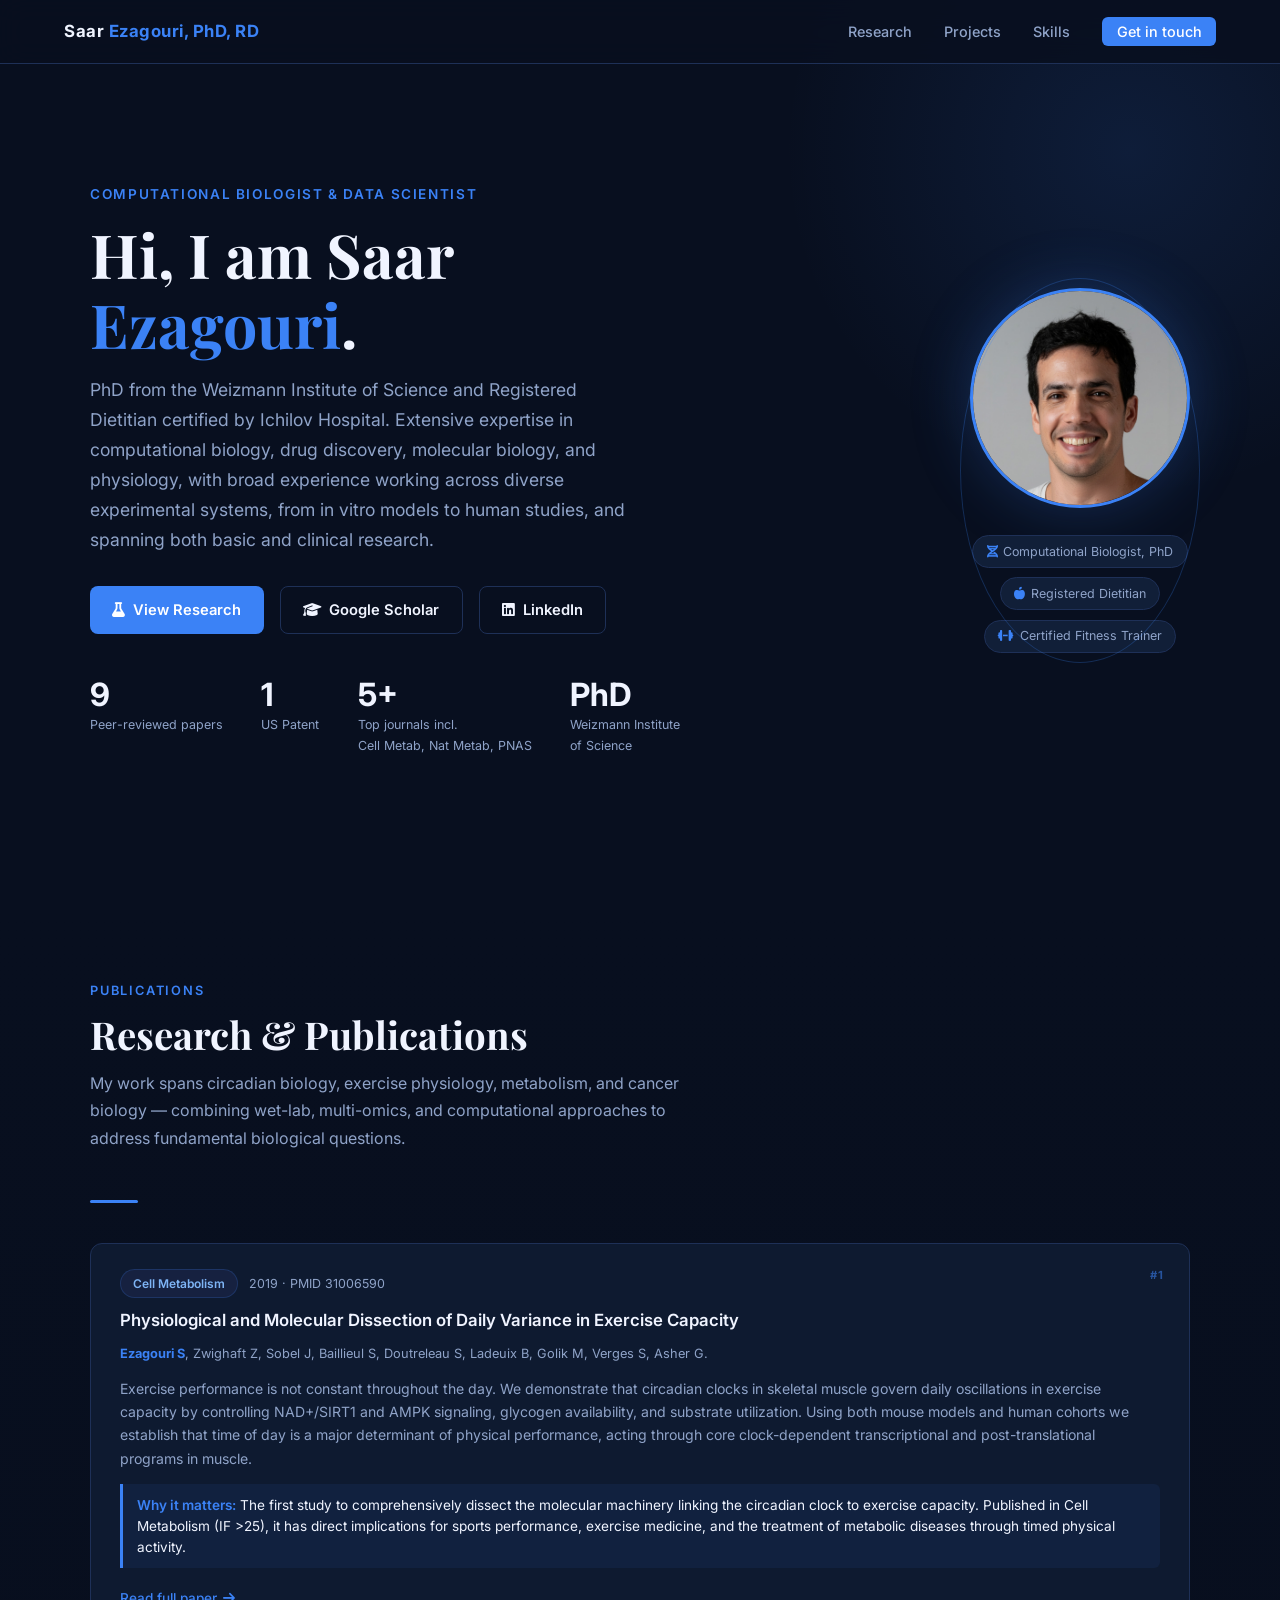
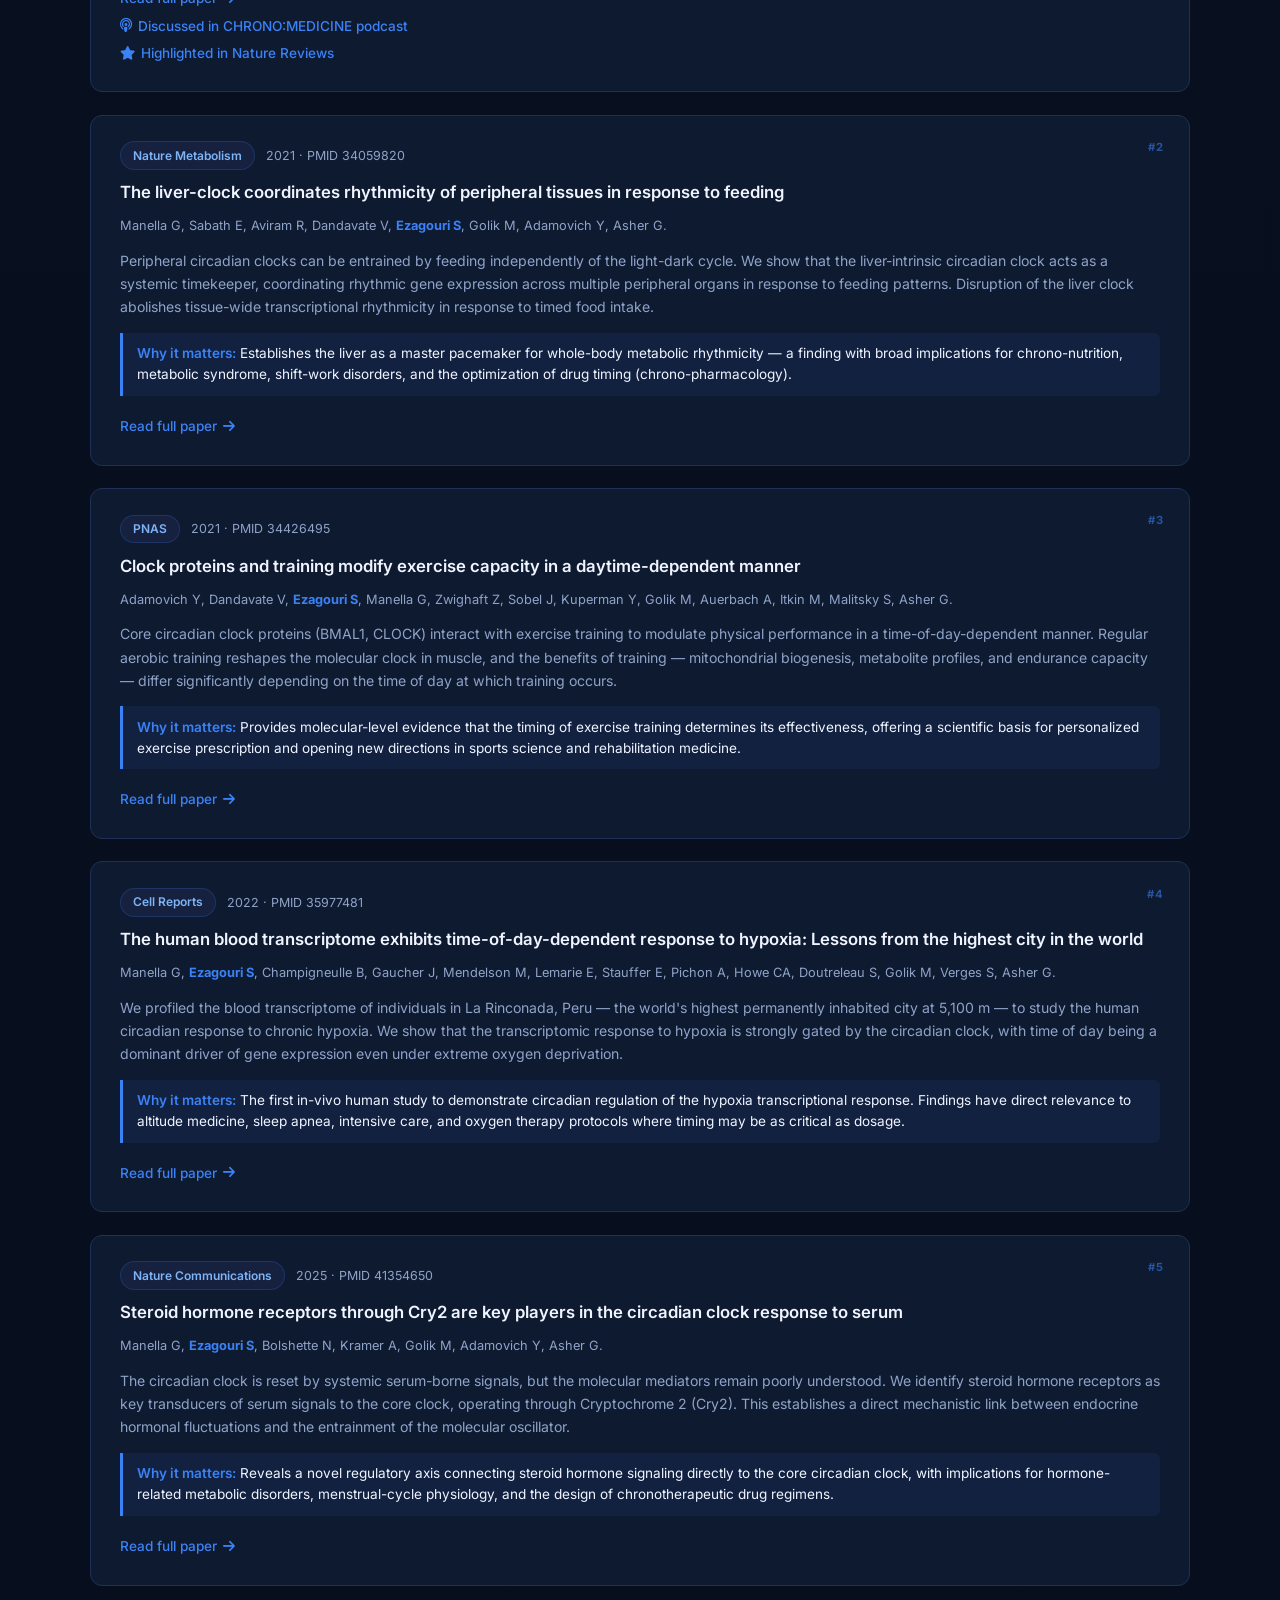
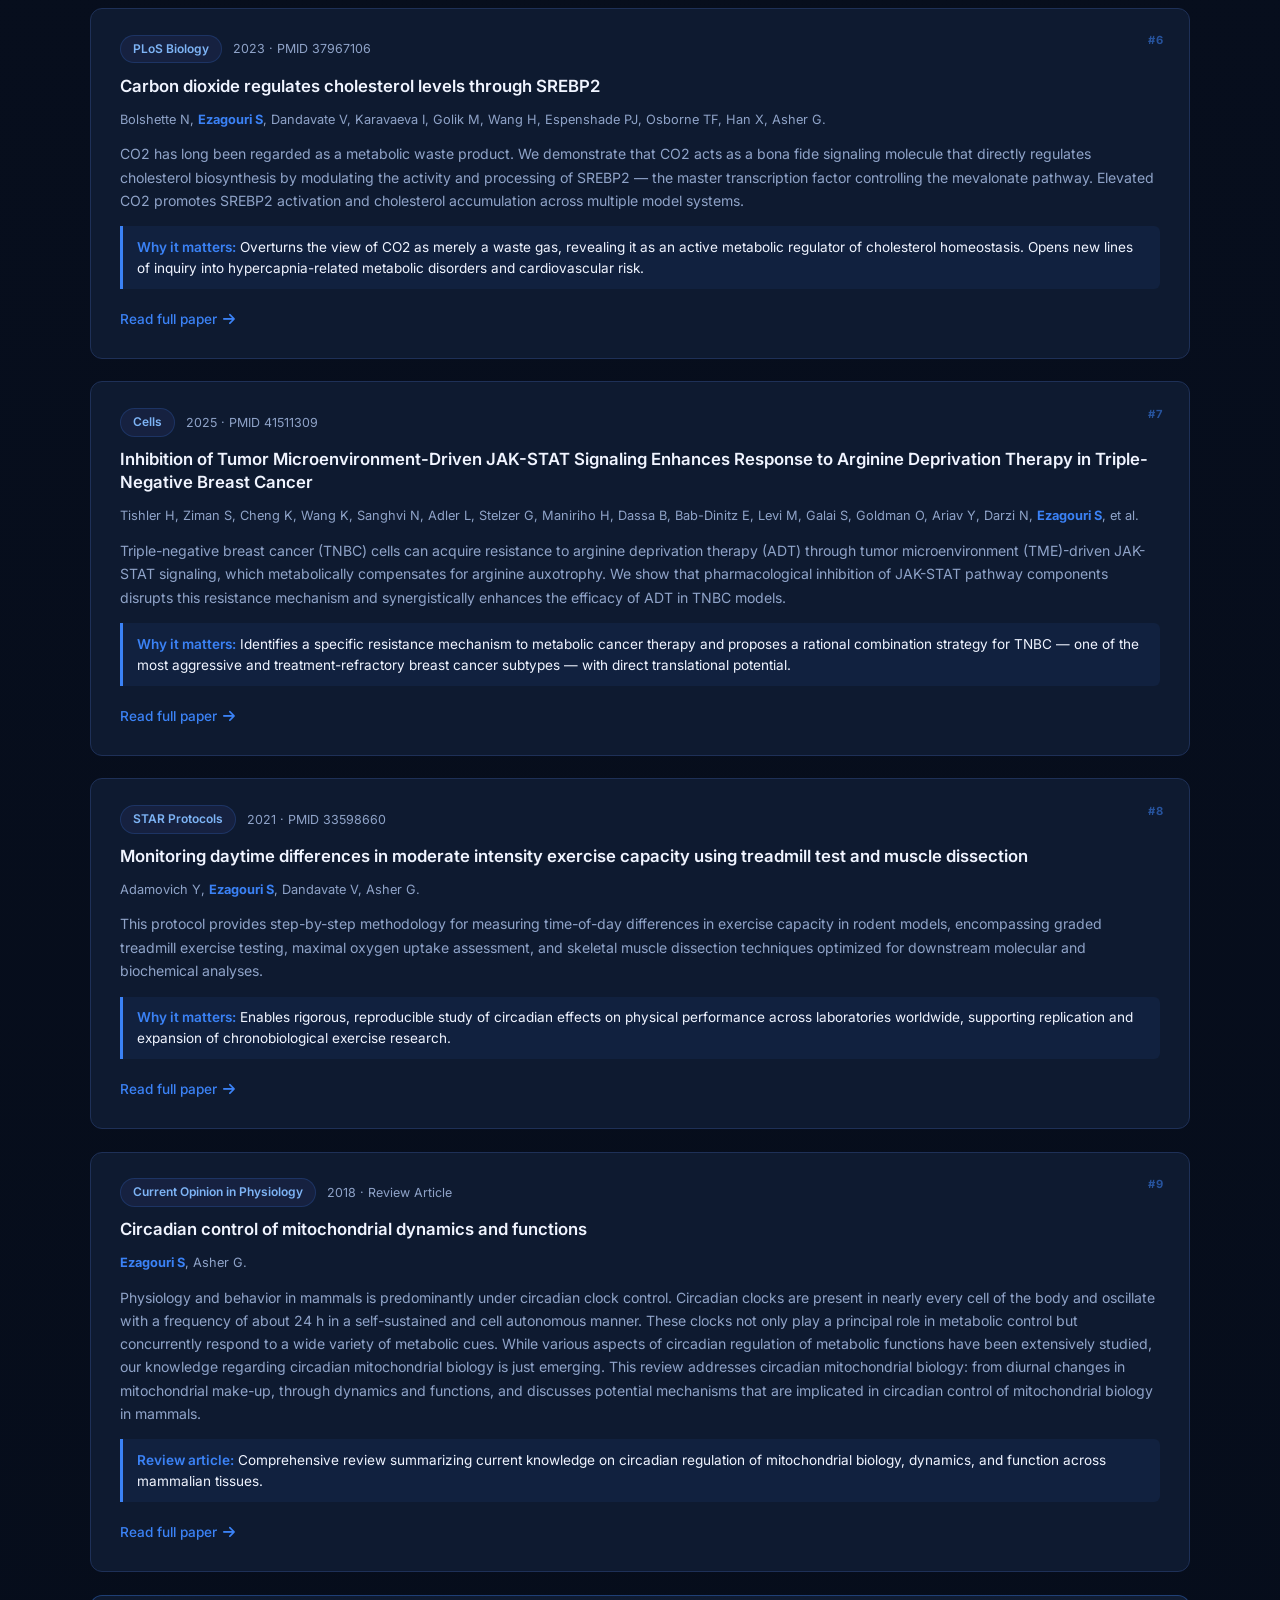
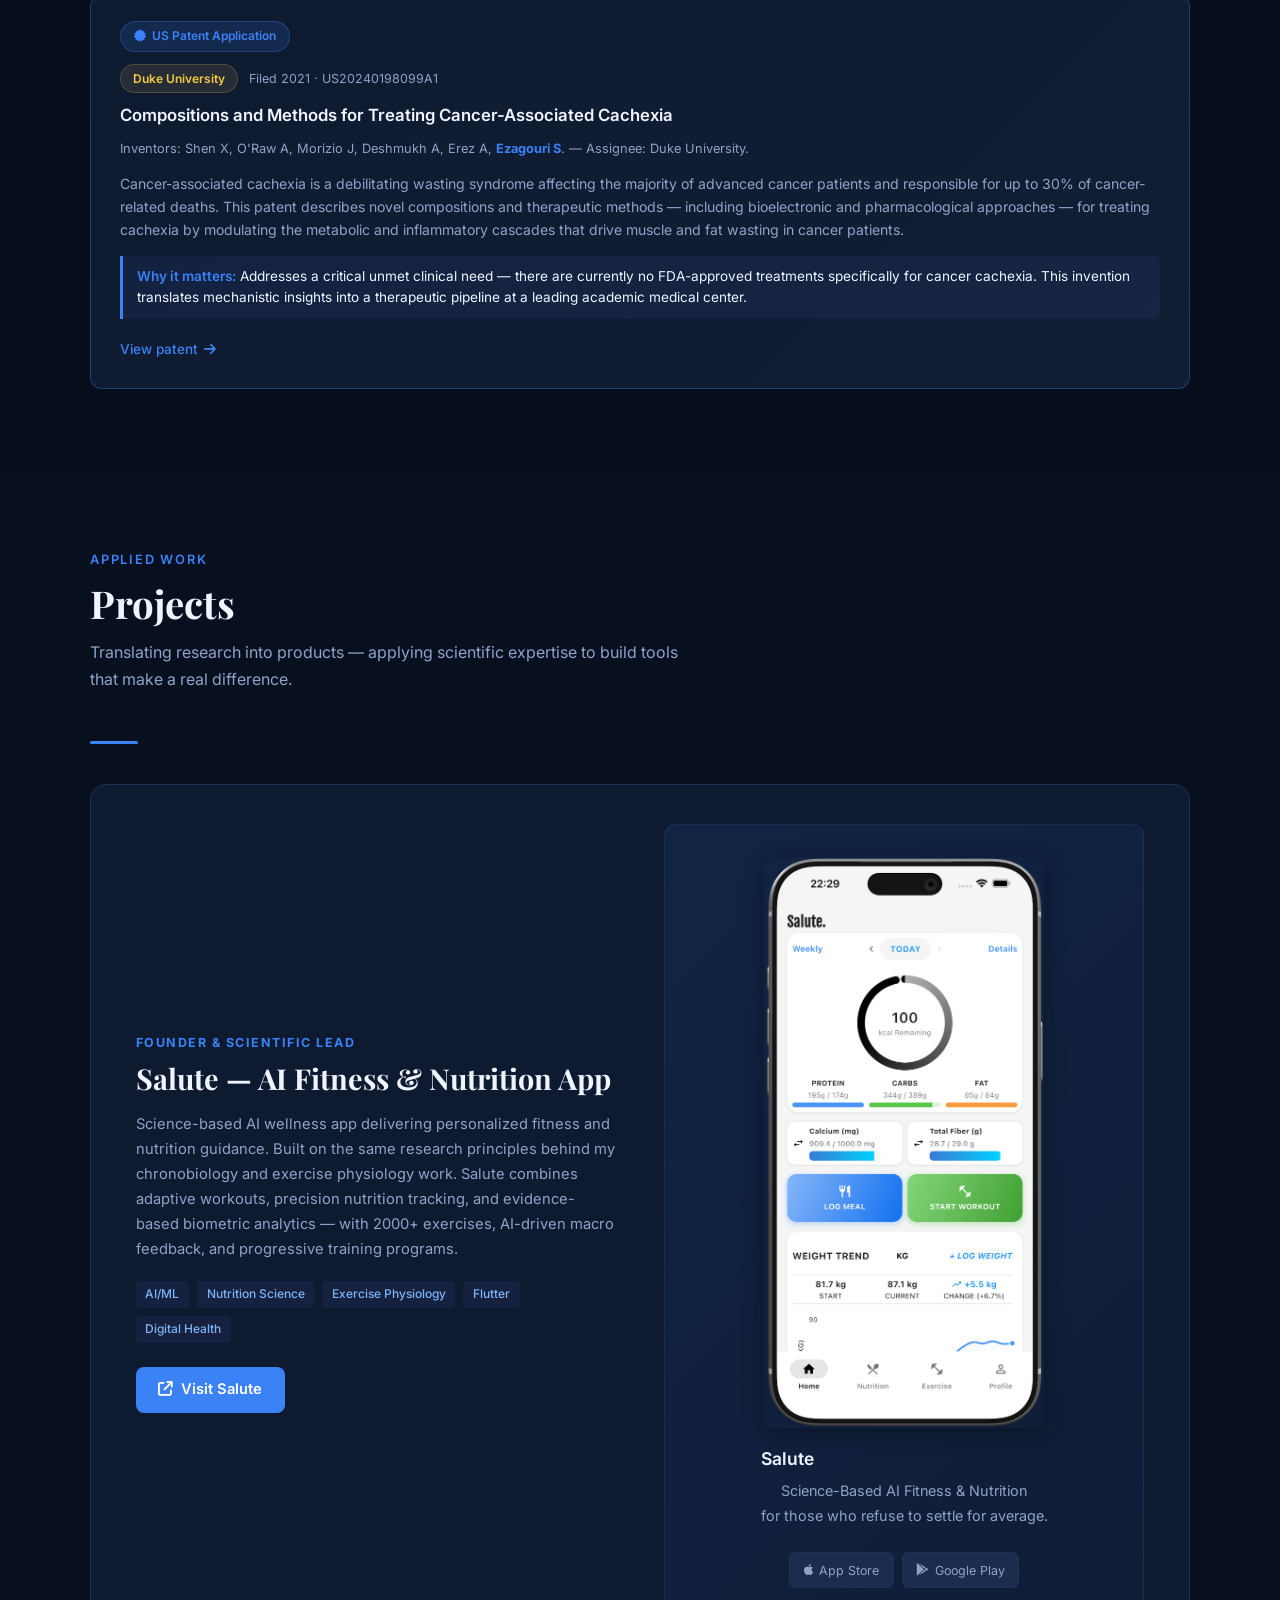
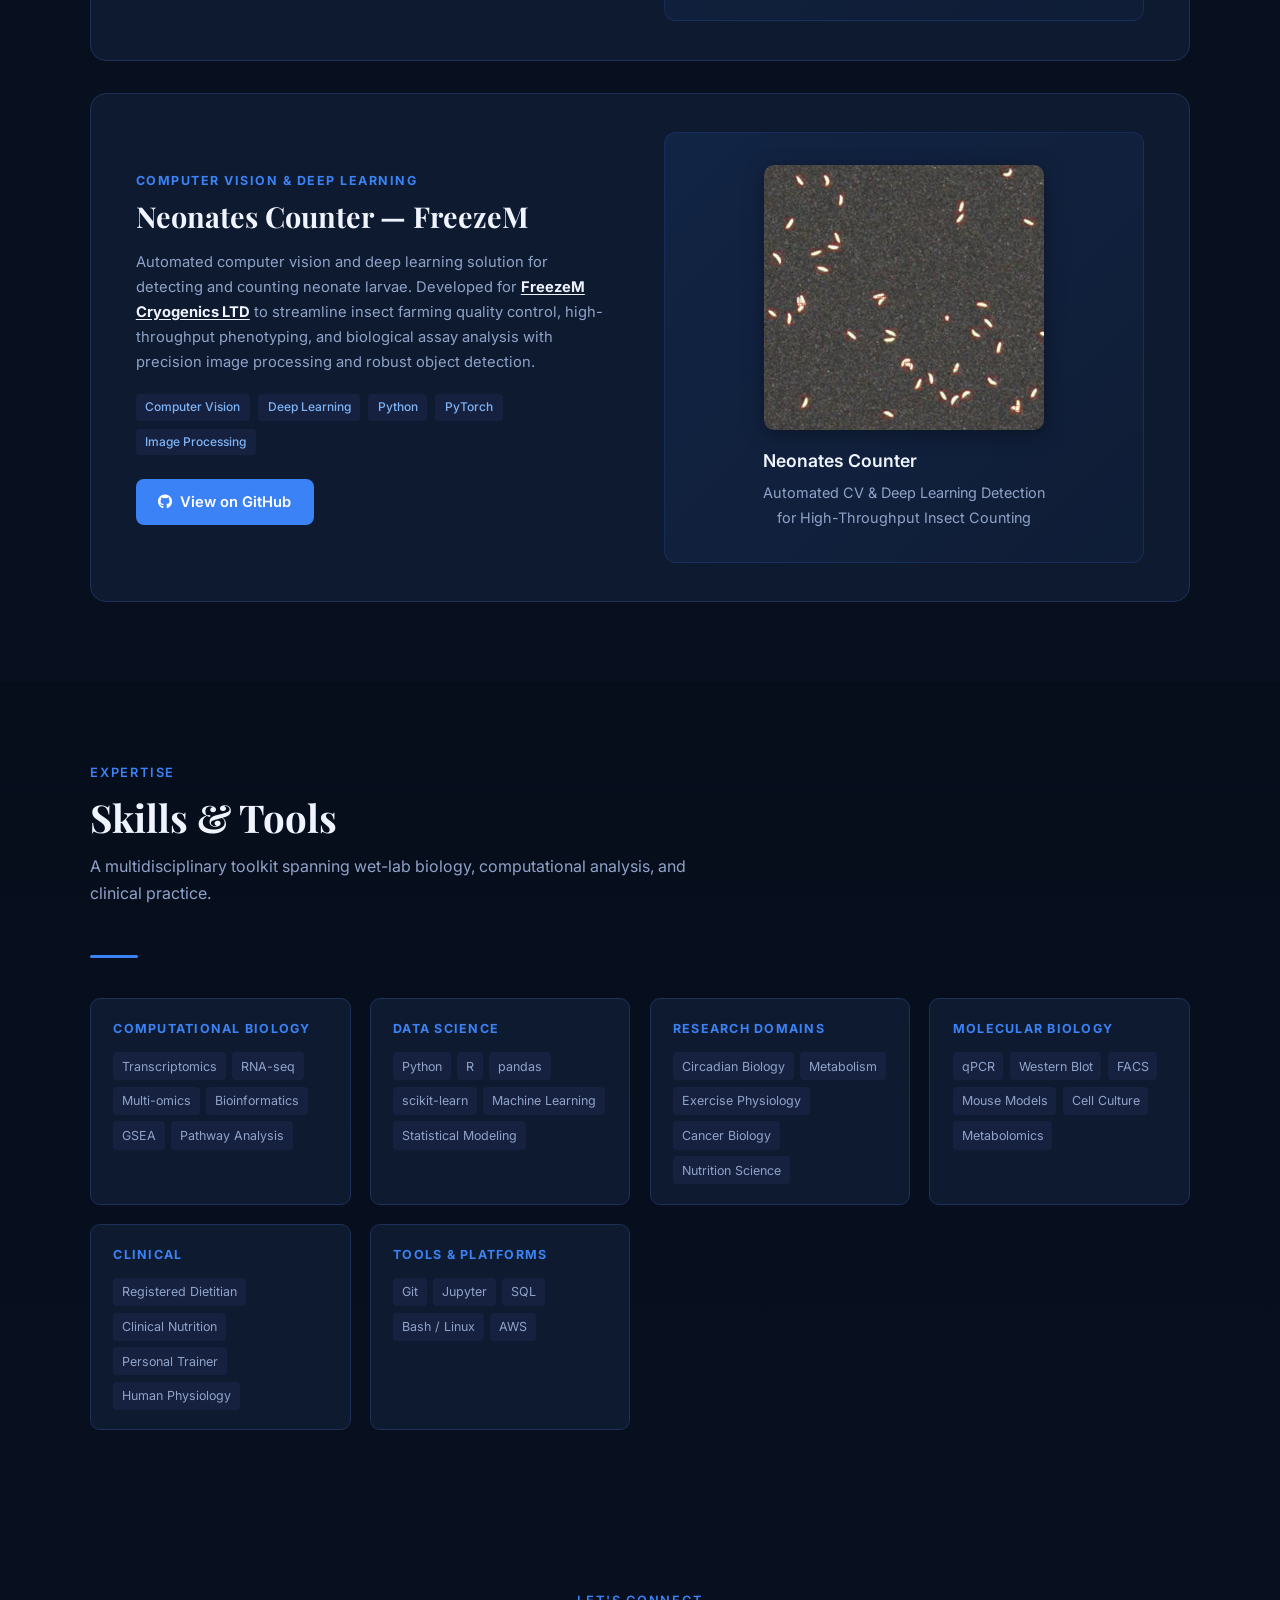
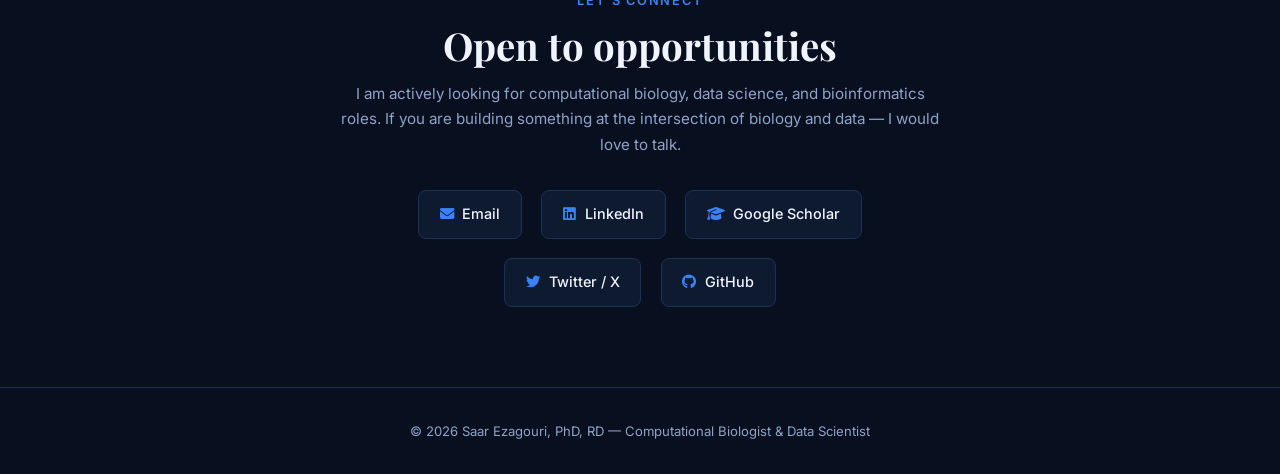
<file: index.html>
﻿ <!DOCTYPE html>
<html lang="en">
<head>
  <meta charset="utf-8" />
  <meta name="viewport" content="width=device-width, initial-scale=1" />
  <meta http-equiv="X-UA-Compatible" content="IE=edge" />
  <title>Saar Ezagouri, PhD, RD — Computational Biologist</title>
  <meta name="description" content="Computational biologist, data scientist, and registered dietitian. Research at the intersection of circadian biology, metabolism, and data science." />
  <meta property="og:title" content="Saar Ezagouri, PhD, RD — Computational Biologist" />
  <meta property="og:description" content="PhD from Weizmann Institute of Science. Research in circadian rhythms, metabolism, exercise physiology, and cancer biology." />
  <meta property="og:url" content="https://saarezagouri.github.io/" />
  <meta property="og:type" content="website" />
  <meta name="twitter:card" content="summary" />
  <meta name="twitter:site" content="@SaarEzagouri_RD" />
  <meta name="author" content="Saar Ezagouri, PhD, RD" />
  <link rel="icon" type="image/x-icon" href="assets/img/favicon/favicon.ico" />
  <link rel="icon" type="image/png" sizes="32x32" href="assets/img/favicon/favicon-32x32.png" />
  <link rel="icon" type="image/png" sizes="16x16" href="assets/img/favicon/favicon-16x16.png" />
  <link rel="apple-touch-icon" href="assets/img/favicon/apple-icon.png" />
  <link rel="preconnect" href="https://fonts.googleapis.com" />
  <link rel="preconnect" href="https://fonts.gstatic.com" crossorigin />
  <link href="https://fonts.googleapis.com/css2?family=Inter:wght@300;400;500;600;700&family=Playfair+Display:wght@700&display=swap" rel="stylesheet" />
  <link rel="stylesheet" href="https://cdnjs.cloudflare.com/ajax/libs/font-awesome/6.5.0/css/all.min.css" />
  <style>
    *, *::before, *::after { box-sizing: border-box; margin: 0; padding: 0; }

    :root {
      --bg:         #080f1f;
      --bg-card:    #0e1a30;
      --bg-card2:   #111f38;
      --border:     #1e3057;
      --accent:     #3b82f6;
      --accent-dim: #1d4ed8;
      --glow:       rgba(59,130,246,.15);
      --text:       #f0f4ff;
      --muted:      #8fa3c8;
      --tag-bg:     #162140;
      --tag-text:   #7eb4f5;
    }

    html { scroll-behavior: smooth; }

    body {
      font-family: 'Inter', sans-serif;
      background: var(--bg);
      color: var(--text);
      line-height: 1.7;
      overflow-x: hidden;
    }

    nav {
      position: fixed; top: 0; left: 0; right: 0; z-index: 100;
      display: flex; align-items: center; justify-content: space-between;
      padding: 0 5vw;
      height: 64px;
      background: rgba(8, 15, 31, .88);
      backdrop-filter: blur(14px);
      border-bottom: 1px solid var(--border);
    }
    .nav-brand {
      font-weight: 700; font-size: 1.05rem; color: var(--text);
      text-decoration: none; letter-spacing: .03em;
    }
    .nav-brand span { color: var(--accent); }
    .nav-links { display: flex; gap: 2rem; list-style: none; }
    .nav-links a {
      color: var(--muted); text-decoration: none; font-size: .9rem;
      font-weight: 500; transition: color .2s;
    }
    .nav-links a:hover { color: var(--text); }
    .nav-cta {
      background: var(--accent); color: #fff !important;
      padding: .4rem .9rem; border-radius: 6px; transition: background .2s !important;
    }
    .nav-cta:hover { background: var(--accent-dim) !important; }
    .nav-toggle { display: none; background: none; border: none; color: var(--text); font-size: 1.4rem; cursor: pointer; }

    #hero {
      min-height: 100vh;
      display: flex; align-items: center;
      padding: 100px 5vw 60px;
      position: relative; overflow: hidden;
    }
    #hero::before {
      content: '';
      position: absolute; top: -200px; right: -200px;
      width: 700px; height: 700px;
      background: radial-gradient(circle, rgba(59,130,246,.12) 0%, transparent 70%);
      pointer-events: none;
    }
    .hero-inner {
      display: grid; grid-template-columns: 1fr auto;
      gap: 4rem; align-items: center; max-width: 1100px; margin: 0 auto; width: 100%;
    }
    .hero-eyebrow {
      font-size: .85rem; font-weight: 600; letter-spacing: .12em;
      text-transform: uppercase; color: var(--accent); margin-bottom: .8rem;
    }
    .hero-name {
      font-family: 'Playfair Display', Georgia, serif;
      font-size: clamp(2.4rem, 5vw, 3.8rem);
      line-height: 1.15; margin-bottom: 1rem;
    }
    .hero-name .hl { color: var(--accent); }
    .hero-tagline {
      font-size: 1.1rem; color: var(--muted); max-width: 540px; margin-bottom: 2rem;
    }
    .hero-ctas { display: flex; gap: 1rem; flex-wrap: wrap; margin-bottom: 2.8rem; }
    .btn {
      display: inline-flex; align-items: center; gap: .5rem;
      padding: .65rem 1.4rem; border-radius: 8px; font-size: .92rem;
      font-weight: 600; text-decoration: none; transition: all .2s; border: none; cursor: pointer;
    }
    .btn-primary { background: var(--accent); color: #fff; }
    .btn-primary:hover { background: var(--accent-dim); transform: translateY(-1px); }
    .btn-outline {
      background: transparent; color: var(--text);
      border: 1px solid var(--border);
    }
    .btn-outline:hover { border-color: var(--accent); color: var(--accent); transform: translateY(-1px); }
    .hero-stats { display: flex; gap: 2.4rem; flex-wrap: wrap; }
    .stat { display: flex; flex-direction: column; }
    .stat-num { font-size: 2rem; font-weight: 700; color: var(--text); line-height: 1; }
    .stat-label { font-size: .78rem; color: var(--muted); margin-top: .2rem; }
    .hero-photo-wrap { position: relative; }
    .hero-photo {
      width: 220px; height: 220px;
      border-radius: 50%;
      object-fit: cover;
      border: 3px solid var(--accent);
      box-shadow: 0 0 60px rgba(59,130,246,.25);
    }
    .hero-photo-ring {
      position: absolute; inset: -10px;
      border-radius: 50%;
      border: 1px solid rgba(59,130,246,.25);
    }
    .hero-badges {
      display: flex; flex-direction: column; gap: .6rem; margin-top: 1.2rem;
      align-items: center;
    }
    .badge {
      background: var(--bg-card2); border: 1px solid var(--border);
      border-radius: 20px; padding: .3rem .85rem;
      font-size: .78rem; color: var(--muted); white-space: nowrap;
    }

    section { padding: 80px 5vw; }
    .section-inner { max-width: 1100px; margin: 0 auto; }
    .section-label {
      font-size: .8rem; font-weight: 600; letter-spacing: .14em;
      text-transform: uppercase; color: var(--accent); margin-bottom: .6rem;
    }
    .section-title {
      font-family: 'Playfair Display', Georgia, serif;
      font-size: clamp(1.8rem, 3vw, 2.4rem);
      line-height: 1.2; margin-bottom: .8rem;
    }
    .section-sub { color: var(--muted); max-width: 600px; margin-bottom: 3rem; }
    .divider { width: 48px; height: 3px; background: var(--accent); border-radius: 2px; margin-bottom: 2.5rem; }

    #research { background: linear-gradient(180deg, var(--bg) 0%, #060d1b 100%); }

    .paper-list { display: flex; flex-direction: column; gap: 1.4rem; }
    .paper-card {
      background: var(--bg-card);
      border: 1px solid var(--border);
      border-radius: 12px;
      padding: 1.6rem 1.8rem;
      transition: border-color .2s, box-shadow .2s;
      position: relative;
    }
    .paper-card:hover {
      border-color: var(--accent);
      box-shadow: 0 4px 30px var(--glow);
    }
    .paper-rank {
      position: absolute; top: 1.4rem; right: 1.6rem;
      font-size: .7rem; font-weight: 700; letter-spacing: .08em;
      color: var(--accent); opacity: .55; text-transform: uppercase;
    }
    .paper-meta { display: flex; align-items: center; gap: .7rem; flex-wrap: wrap; margin-bottom: .7rem; }
    .journal-badge {
      background: var(--tag-bg); color: var(--tag-text);
      border: 1px solid rgba(59,130,246,.2);
      border-radius: 20px; padding: .2rem .75rem;
      font-size: .75rem; font-weight: 600;
    }
    .paper-year { font-size: .78rem; color: var(--muted); }
    .paper-title {
      font-size: 1.05rem; font-weight: 600; color: var(--text);
      line-height: 1.4; margin-bottom: .65rem;
    }
    .paper-authors { font-size: .8rem; color: var(--muted); margin-bottom: .75rem; }
    .paper-authors strong { color: var(--accent); }
    .paper-abstract {
      font-size: .88rem; color: var(--muted); margin-bottom: .9rem; line-height: 1.65;
    }
    .paper-significance {
      background: rgba(59,130,246,.07);
      border-left: 3px solid var(--accent);
      border-radius: 0 6px 6px 0;
      padding: .65rem .9rem;
      font-size: .85rem; color: var(--text);
      margin-bottom: 1rem; line-height: 1.55;
    }
    .paper-significance span { color: var(--accent); font-weight: 600; }
    .paper-link {
      display: inline-flex; align-items: center; gap: .4rem;
      color: var(--accent); text-decoration: none;
      font-size: .85rem; font-weight: 500;
      transition: gap .2s;
    }
    .paper-link:hover { gap: .65rem; }

    .patent-card {
      background: linear-gradient(135deg, #0e1a30 0%, #121e34 100%);
      border: 1px solid rgba(59,130,246,.35);
      border-radius: 12px; padding: 1.6rem 1.8rem;
      margin-top: 1.4rem;
      position: relative;
    }
    .patent-badge {
      display: inline-flex; align-items: center; gap: .4rem;
      background: rgba(59,130,246,.15); border: 1px solid rgba(59,130,246,.3);
      border-radius: 20px; padding: .25rem .8rem;
      font-size: .75rem; font-weight: 600; color: var(--accent); margin-bottom: .8rem;
    }

    #projects { background: var(--bg); }
    .project-card {
      display: grid; grid-template-columns: 1fr 1fr;
      gap: 3rem; align-items: center;
      background: var(--bg-card);
      border: 1px solid var(--border);
      border-radius: 16px;
      padding: 2.4rem 2.8rem;
      margin-bottom: 2rem;
      transition: border-color .2s, box-shadow .2s;
    }
    .project-card:last-child {
      margin-bottom: 0;
    }
    .project-card:hover {
      border-color: var(--accent);
      box-shadow: 0 4px 40px var(--glow);
    }
    .project-type {
      font-size: .78rem; font-weight: 700; letter-spacing: .12em;
      text-transform: uppercase; color: var(--accent); margin-bottom: .5rem;
    }
    .project-title {
      font-family: 'Playfair Display', Georgia, serif;
      font-size: 1.8rem; margin-bottom: 1rem; line-height: 1.2;
    }
    .project-desc { color: var(--muted); font-size: .92rem; margin-bottom: 1.2rem; line-height: 1.7; }
    .project-tags { display: flex; gap: .5rem; flex-wrap: wrap; margin-bottom: 1.5rem; }
    .tag {
      background: var(--tag-bg); color: var(--tag-text);
      border-radius: 4px; padding: .2rem .6rem;
      font-size: .75rem; font-weight: 500;
    }
    .project-visual {
      background: linear-gradient(135deg, rgba(59,130,246,.1) 0%, rgba(59,130,246,.03) 100%);
      border: 1px solid rgba(59,130,246,.15);
      border-radius: 12px;
      padding: 2rem; display: flex; flex-direction: column; gap: 1rem;
      align-items: center; justify-content: center; min-height: 220px;
    }
    .project-img {
      width: 100%;
      max-width: 280px;
      height: auto;
      border-radius: 10px;
      box-shadow: 0 4px 20px rgba(0, 0, 0, 0.35);
      object-fit: contain;
    }
    .project-icon { font-size: 3.5rem; margin-bottom: .5rem; }
    .project-visual-text { text-align: center; color: var(--muted); font-size: .9rem; }
    .project-visual-title { font-size: 1.1rem; font-weight: 600; color: var(--text); margin-bottom: .3rem; }

    #skills { background: linear-gradient(180deg, #060d1b 0%, var(--bg) 100%); }
    .skills-grid { display: grid; grid-template-columns: repeat(auto-fill, minmax(240px, 1fr)); gap: 1.2rem; }
    .skill-group {
      background: var(--bg-card);
      border: 1px solid var(--border);
      border-radius: 10px; padding: 1.2rem 1.4rem;
    }
    .skill-group-title {
      font-size: .78rem; font-weight: 700; letter-spacing: .1em;
      text-transform: uppercase; color: var(--accent); margin-bottom: .8rem;
    }
    .skill-chips { display: flex; flex-wrap: wrap; gap: .4rem; }
    .chip {
      background: var(--tag-bg); color: var(--muted);
      border-radius: 4px; padding: .22rem .55rem;
      font-size: .78rem;
    }

    #contact { background: var(--bg); }
    .contact-inner { max-width: 600px; margin: 0 auto; text-align: center; }
    .contact-links { display: flex; justify-content: center; gap: 1.2rem; flex-wrap: wrap; margin-top: 2rem; }
    .contact-link {
      display: inline-flex; align-items: center; gap: .55rem;
      background: var(--bg-card); border: 1px solid var(--border);
      border-radius: 8px; padding: .7rem 1.3rem;
      color: var(--text); text-decoration: none; font-size: .9rem; font-weight: 500;
      transition: border-color .2s, transform .2s;
    }
    .contact-link:hover { border-color: var(--accent); transform: translateY(-2px); }
    .contact-link i { color: var(--accent); }

    footer {
      text-align: center; padding: 2rem 5vw;
      border-top: 1px solid var(--border);
      color: var(--muted); font-size: .82rem;
    }

    @media (max-width: 820px) {
      .hero-inner { grid-template-columns: 1fr; text-align: center; }
      .hero-photo-wrap { justify-self: center; }
      .hero-tagline { margin: 0 auto 2rem; }
      .hero-ctas { justify-content: center; }
      .hero-stats { justify-content: center; }
      .hero-badges { flex-direction: row; justify-content: center; flex-wrap: wrap; }
      .nav-links { display: none; flex-direction: column; position: absolute; top: 64px; left: 0; right: 0;
        background: rgba(8,15,31,.97); padding: 1.5rem 5vw; gap: 1.2rem; border-bottom: 1px solid var(--border); }
      .nav-links.open { display: flex; }
      .nav-toggle { display: block; }
      .project-card { grid-template-columns: 1fr; }
    }
    @media (max-width: 500px) {
      .hero-photo { width: 170px; height: 170px; }
      .paper-card, .patent-card { padding: 1.2rem 1.2rem; }
    }
  </style>
</head>
<body>

<nav>
  <a class="nav-brand" href="#hero">Saar <span>Ezagouri, PhD, RD</span></a>
  <button class="nav-toggle" aria-label="Toggle navigation" onclick="document.getElementById('navlinks').classList.toggle('open')">
    <i class="fa fa-bars"></i>
  </button>
  <ul class="nav-links" id="navlinks">
    <li><a href="#research">Research</a></li>
    <li><a href="#projects">Projects</a></li>
    <li><a href="#skills">Skills</a></li>
    <li><a href="#contact" class="nav-cta">Get in touch</a></li>
  </ul>
</nav>

<section id="hero">
  <div class="hero-inner">
    <div>
      <p class="hero-eyebrow">Computational Biologist &amp; Data Scientist</p>
      <h1 class="hero-name">Hi, I am Saar<br><span class="hl">Ezagouri</span>.</h1>
      <p class="hero-tagline">
        PhD from the Weizmann Institute of Science and Registered Dietitian certified by Ichilov Hospital. Extensive expertise in computational biology, drug discovery, molecular biology, and physiology, with broad experience working across diverse experimental systems, from in vitro models to human studies, and spanning both basic and clinical research.</p>
      <div class="hero-ctas">
        <a class="btn btn-primary" href="#research"><i class="fa fa-flask"></i> View Research</a>
        <a class="btn btn-outline" href="https://scholar.google.com/citations?user=JC14QBAAAAAJ&hl=en" target="_blank" rel="noopener">
          <i class="fa fa-graduation-cap"></i> Google Scholar
        </a>
        <a class="btn btn-outline" href="https://www.linkedin.com/in/saar-ezagouri/" target="_blank" rel="noopener">
          <i class="fab fa-linkedin"></i> LinkedIn
        </a>
      </div>
      <div class="hero-stats">
        <div class="stat"><span class="stat-num">9</span><span class="stat-label">Peer-reviewed papers</span></div>
        <div class="stat"><span class="stat-num">1</span><span class="stat-label">US Patent</span></div>
        <div class="stat"><span class="stat-num">5+</span><span class="stat-label">Top journals incl.<br>Cell Metab, Nat Metab, PNAS</span></div>
        <div class="stat"><span class="stat-num">PhD</span><span class="stat-label">Weizmann Institute<br>of Science</span></div>
      </div>
    </div>
    <div class="hero-photo-wrap">
      <img class="hero-photo" src="profile_img.jpeg" alt="Saar Ezagouri" />
      <div class="hero-photo-ring"></div>
      <div class="hero-badges">
        <span class="badge"><i class="fa fa-dna" style="color:var(--accent);margin-right:.35rem"></i>Computational Biologist, PhD</span>
        <span class="badge"><i class="fa fa-apple-whole" style="color:var(--accent);margin-right:.35rem"></i>Registered Dietitian</span>
        <span class="badge"><i class="fa fa-dumbbell" style="color:var(--accent);margin-right:.35rem"></i>Certified Fitness Trainer</span>
      </div>
    </div>
  </div>
</section>

<section id="research">
  <div class="section-inner">
    <p class="section-label">Publications</p>
    <h2 class="section-title">Research &amp; Publications</h2>
    <p class="section-sub">
      My work spans circadian biology, exercise physiology, metabolism, and cancer biology &mdash;
      combining wet-lab, multi-omics, and computational approaches to address fundamental biological questions.
    </p>
    <div class="divider"></div>

    <div class="paper-list">

      <div class="paper-card">
        <span class="paper-rank">#1</span>
        <div class="paper-meta">
          <span class="journal-badge">Cell Metabolism</span>
          <span class="paper-year">2019 &middot; PMID 31006590</span>
        </div>
        <p class="paper-title">Physiological and Molecular Dissection of Daily Variance in Exercise Capacity</p>
        <p class="paper-authors"><strong>Ezagouri S</strong>, Zwighaft Z, Sobel J, Baillieul S, Doutreleau S, Ladeuix B, Golik M, Verges S, Asher G.</p>
        <p class="paper-abstract">
          Exercise performance is not constant throughout the day. We demonstrate that circadian clocks in skeletal
          muscle govern daily oscillations in exercise capacity by controlling NAD+/SIRT1 and AMPK signaling,
          glycogen availability, and substrate utilization. Using both mouse models and human cohorts we establish
          that time of day is a major determinant of physical performance, acting through core clock-dependent
          transcriptional and post-translational programs in muscle.
        </p>
        <div class="paper-significance">
          <span>Why it matters:</span> The first study to comprehensively dissect the molecular machinery linking
          the circadian clock to exercise capacity. Published in Cell Metabolism (IF&nbsp;&gt;25), it has direct
          implications for sports performance, exercise medicine, and the treatment of metabolic diseases
          through timed physical activity.
        </div>
        <a class="paper-link" href="https://pubmed.ncbi.nlm.nih.gov/31006590/" target="_blank" rel="noopener">
          Read full paper <i class="fa fa-arrow-right"></i>
        </a>
        <br />
        <a class="paper-link" href="https://castro.fm/episode/Sx6ZTv" target="_blank" rel="noopener">
          <i class="fa fa-podcast"></i> Discussed in CHRONO:MEDICINE podcast
        </a>
        <br />
        <a class="paper-link" href="https://www.nature.com/articles/s41574-019-0229-z" target="_blank" rel="noopener">
          <i class="fa fa-star"></i> Highlighted in Nature Reviews
        </a>
      </div>

      <div class="paper-card">
        <span class="paper-rank">#2</span>
        <div class="paper-meta">
          <span class="journal-badge">Nature Metabolism</span>
          <span class="paper-year">2021 &middot; PMID 34059820</span>
        </div>
        <p class="paper-title">The liver-clock coordinates rhythmicity of peripheral tissues in response to feeding</p>
        <p class="paper-authors">Manella G, Sabath E, Aviram R, Dandavate V, <strong>Ezagouri S</strong>, Golik M, Adamovich Y, Asher G.</p>
        <p class="paper-abstract">
          Peripheral circadian clocks can be entrained by feeding independently of the light-dark cycle.
          We show that the liver-intrinsic circadian clock acts as a systemic timekeeper, coordinating
          rhythmic gene expression across multiple peripheral organs in response to feeding patterns.
          Disruption of the liver clock abolishes tissue-wide transcriptional rhythmicity in response
          to timed food intake.
        </p>
        <div class="paper-significance">
          <span>Why it matters:</span> Establishes the liver as a master pacemaker for whole-body metabolic
          rhythmicity &mdash; a finding with broad implications for chrono-nutrition, metabolic syndrome,
          shift-work disorders, and the optimization of drug timing (chrono-pharmacology).
        </div>
        <a class="paper-link" href="https://pubmed.ncbi.nlm.nih.gov/34059820/" target="_blank" rel="noopener">
          Read full paper <i class="fa fa-arrow-right"></i>
        </a>
      </div>

      <div class="paper-card">
        <span class="paper-rank">#3</span>
        <div class="paper-meta">
          <span class="journal-badge">PNAS</span>
          <span class="paper-year">2021 &middot; PMID 34426495</span>
        </div>
        <p class="paper-title">Clock proteins and training modify exercise capacity in a daytime-dependent manner</p>
        <p class="paper-authors">Adamovich Y, Dandavate V, <strong>Ezagouri S</strong>, Manella G, Zwighaft Z, Sobel J, Kuperman Y, Golik M, Auerbach A, Itkin M, Malitsky S, Asher G.</p>
        <p class="paper-abstract">
          Core circadian clock proteins (BMAL1, CLOCK) interact with exercise training to modulate physical
          performance in a time-of-day-dependent manner. Regular aerobic training reshapes the molecular clock
          in muscle, and the benefits of training &mdash; mitochondrial biogenesis, metabolite profiles, and
          endurance capacity &mdash; differ significantly depending on the time of day at which training occurs.
        </p>
        <div class="paper-significance">
          <span>Why it matters:</span> Provides molecular-level evidence that the timing of exercise training
          determines its effectiveness, offering a scientific basis for personalized exercise prescription
          and opening new directions in sports science and rehabilitation medicine.
        </div>
        <a class="paper-link" href="https://pubmed.ncbi.nlm.nih.gov/34426495/" target="_blank" rel="noopener">
          Read full paper <i class="fa fa-arrow-right"></i>
        </a>
      </div>

      <div class="paper-card">
        <span class="paper-rank">#4</span>
        <div class="paper-meta">
          <span class="journal-badge">Cell Reports</span>
          <span class="paper-year">2022 &middot; PMID 35977481</span>
        </div>
        <p class="paper-title">The human blood transcriptome exhibits time-of-day-dependent response to hypoxia: Lessons from the highest city in the world</p>
        <p class="paper-authors">Manella G, <strong>Ezagouri S</strong>, Champigneulle B, Gaucher J, Mendelson M, Lemarie E, Stauffer E, Pichon A, Howe CA, Doutreleau S, Golik M, Verges S, Asher G.</p>
        <p class="paper-abstract">
          We profiled the blood transcriptome of individuals in La Rinconada, Peru &mdash; the world's highest
          permanently inhabited city at 5,100&nbsp;m &mdash; to study the human circadian response to chronic
          hypoxia. We show that the transcriptomic response to hypoxia is strongly gated by the circadian
          clock, with time of day being a dominant driver of gene expression even under extreme oxygen deprivation.
        </p>
        <div class="paper-significance">
          <span>Why it matters:</span> The first in-vivo human study to demonstrate circadian regulation of the
          hypoxia transcriptional response. Findings have direct relevance to altitude medicine, sleep apnea,
          intensive care, and oxygen therapy protocols where timing may be as critical as dosage.
        </div>
        <a class="paper-link" href="https://pubmed.ncbi.nlm.nih.gov/35977481/" target="_blank" rel="noopener">
          Read full paper <i class="fa fa-arrow-right"></i>
        </a>
      </div>

      <div class="paper-card">
        <span class="paper-rank">#5</span>
        <div class="paper-meta">
          <span class="journal-badge">Nature Communications</span>
          <span class="paper-year">2025 &middot; PMID 41354650</span>
        </div>
        <p class="paper-title">Steroid hormone receptors through Cry2 are key players in the circadian clock response to serum</p>
        <p class="paper-authors">Manella G, <strong>Ezagouri S</strong>, Bolshette N, Kramer A, Golik M, Adamovich Y, Asher G.</p>
        <p class="paper-abstract">
          The circadian clock is reset by systemic serum-borne signals, but the molecular mediators remain
          poorly understood. We identify steroid hormone receptors as key transducers of serum signals to
          the core clock, operating through Cryptochrome 2 (Cry2). This establishes a direct mechanistic
          link between endocrine hormonal fluctuations and the entrainment of the molecular oscillator.
        </p>
        <div class="paper-significance">
          <span>Why it matters:</span> Reveals a novel regulatory axis connecting steroid hormone signaling
          directly to the core circadian clock, with implications for hormone-related metabolic disorders,
          menstrual-cycle physiology, and the design of chronotherapeutic drug regimens.
        </div>
        <a class="paper-link" href="https://pubmed.ncbi.nlm.nih.gov/41354650/" target="_blank" rel="noopener">
          Read full paper <i class="fa fa-arrow-right"></i>
        </a>
      </div>

      <div class="paper-card">
        <span class="paper-rank">#6</span>
        <div class="paper-meta">
          <span class="journal-badge">PLoS Biology</span>
          <span class="paper-year">2023 &middot; PMID 37967106</span>
        </div>
        <p class="paper-title">Carbon dioxide regulates cholesterol levels through SREBP2</p>
        <p class="paper-authors">Bolshette N, <strong>Ezagouri S</strong>, Dandavate V, Karavaeva I, Golik M, Wang H, Espenshade PJ, Osborne TF, Han X, Asher G.</p>
        <p class="paper-abstract">
          CO2 has long been regarded as a metabolic waste product. We demonstrate that CO2 acts as a
          bona fide signaling molecule that directly regulates cholesterol biosynthesis by modulating
          the activity and processing of SREBP2 &mdash; the master transcription factor controlling the
          mevalonate pathway. Elevated CO2 promotes SREBP2 activation and cholesterol accumulation
          across multiple model systems.
        </p>
        <div class="paper-significance">
          <span>Why it matters:</span> Overturns the view of CO2 as merely a waste gas, revealing it as an
          active metabolic regulator of cholesterol homeostasis. Opens new lines of inquiry into
          hypercapnia-related metabolic disorders and cardiovascular risk.
        </div>
        <a class="paper-link" href="https://pubmed.ncbi.nlm.nih.gov/37967106/" target="_blank" rel="noopener">
          Read full paper <i class="fa fa-arrow-right"></i>
        </a>
      </div>

      <div class="paper-card">
        <span class="paper-rank">#7</span>
        <div class="paper-meta">
          <span class="journal-badge">Cells</span>
          <span class="paper-year">2025 &middot; PMID 41511309</span>
        </div>
        <p class="paper-title">Inhibition of Tumor Microenvironment-Driven JAK-STAT Signaling Enhances Response to Arginine Deprivation Therapy in Triple-Negative Breast Cancer</p>
        <p class="paper-authors">Tishler H, Ziman S, Cheng K, Wang K, Sanghvi N, Adler L, Stelzer G, Maniriho H, Dassa B, Bab-Dinitz E, Levi M, Galai S, Goldman O, Ariav Y, Darzi N, <strong>Ezagouri S</strong>, et al.</p>
        <p class="paper-abstract">
          Triple-negative breast cancer (TNBC) cells can acquire resistance to arginine deprivation therapy
          (ADT) through tumor microenvironment (TME)-driven JAK-STAT signaling, which metabolically compensates
          for arginine auxotrophy. We show that pharmacological inhibition of JAK-STAT pathway components
          disrupts this resistance mechanism and synergistically enhances the efficacy of ADT in TNBC models.
        </p>
        <div class="paper-significance">
          <span>Why it matters:</span> Identifies a specific resistance mechanism to metabolic cancer therapy
          and proposes a rational combination strategy for TNBC &mdash; one of the most aggressive and
          treatment-refractory breast cancer subtypes &mdash; with direct translational potential.
        </div>
        <a class="paper-link" href="https://pubmed.ncbi.nlm.nih.gov/41511309/" target="_blank" rel="noopener">
          Read full paper <i class="fa fa-arrow-right"></i>
        </a>
      </div>

      <div class="paper-card">
        <span class="paper-rank">#8</span>
        <div class="paper-meta">
          <span class="journal-badge">STAR Protocols</span>
          <span class="paper-year">2021 &middot; PMID 33598660</span>
        </div>
        <p class="paper-title">Monitoring daytime differences in moderate intensity exercise capacity using treadmill test and muscle dissection</p>
        <p class="paper-authors">Adamovich Y, <strong>Ezagouri S</strong>, Dandavate V, Asher G.</p>
        <p class="paper-abstract">
          This protocol provides step-by-step methodology for measuring time-of-day differences in exercise
          capacity in rodent models, encompassing graded treadmill exercise testing, maximal oxygen uptake
          assessment, and skeletal muscle dissection techniques optimized for downstream molecular and
          biochemical analyses.
        </p>
        <div class="paper-significance">
          <span>Why it matters:</span> Enables rigorous, reproducible study of circadian effects on physical
          performance across laboratories worldwide, supporting replication and expansion of chronobiological
          exercise research.
        </div>
        <a class="paper-link" href="https://pubmed.ncbi.nlm.nih.gov/33598660/" target="_blank" rel="noopener">
          Read full paper <i class="fa fa-arrow-right"></i>
        </a>
      </div>

      <div class="paper-card">
        <span class="paper-rank">#9</span>
        <div class="paper-meta">
          <span class="journal-badge">Current Opinion in Physiology</span>
          <span class="paper-year">2018 &middot; Review Article</span>
        </div>
        <p class="paper-title">Circadian control of mitochondrial dynamics and functions</p>
        <p class="paper-authors"><strong>Ezagouri S</strong>, Asher G.</p>
        <p class="paper-abstract">
          Physiology and behavior in mammals is predominantly under circadian clock control. Circadian clocks
          are present in nearly every cell of the body and oscillate with a frequency of about 24 h in a
          self-sustained and cell autonomous manner. These clocks not only play a principal role in metabolic
          control but concurrently respond to a wide variety of metabolic cues. While various aspects of
          circadian regulation of metabolic functions have been extensively studied, our knowledge regarding
          circadian mitochondrial biology is just emerging. This review addresses circadian mitochondrial biology:
          from diurnal changes in mitochondrial make-up, through dynamics and functions, and discusses potential
          mechanisms that are implicated in circadian control of mitochondrial biology in mammals.
        </p>
        <div class="paper-significance">
          <span>Review article:</span> Comprehensive review summarizing current knowledge on circadian regulation
          of mitochondrial biology, dynamics, and function across mammalian tissues.
        </div>
        <a class="paper-link" href="https://www.sciencedirect.com/science/article/abs/pii/S2468867318300804" target="_blank" rel="noopener">
          Read full paper <i class="fa fa-arrow-right"></i>
        </a>
      </div>

    </div>

    <div class="patent-card">
      <div class="patent-badge"><i class="fa fa-certificate"></i> US Patent Application</div>
      <div class="paper-meta" style="margin-bottom:.7rem">
        <span class="journal-badge" style="background:rgba(250,200,100,.1);color:#f5c842;border-color:rgba(245,200,66,.2)">Duke University</span>
        <span class="paper-year">Filed 2021 &middot; US20240198099A1</span>
      </div>
      <p class="paper-title">Compositions and Methods for Treating Cancer-Associated Cachexia</p>
      <p class="paper-authors">Inventors: Shen X, O'Raw A, Morizio J, Deshmukh A, Erez A, <strong>Ezagouri S</strong>. &mdash; Assignee: Duke University.</p>
      <p class="paper-abstract">
        Cancer-associated cachexia is a debilitating wasting syndrome affecting the majority of advanced cancer
        patients and responsible for up to 30% of cancer-related deaths. This patent describes novel compositions
        and therapeutic methods &mdash; including bioelectronic and pharmacological approaches &mdash; for
        treating cachexia by modulating the metabolic and inflammatory cascades that drive muscle and fat
        wasting in cancer patients.
      </p>
      <div class="paper-significance" style="margin-bottom:1rem">
        <span>Why it matters:</span> Addresses a critical unmet clinical need &mdash; there are currently no
        FDA-approved treatments specifically for cancer cachexia. This invention translates mechanistic
        insights into a therapeutic pipeline at a leading academic medical center.
      </div>
      <a class="paper-link" href="https://patents.google.com/patent/US20240198099A1/fr" target="_blank" rel="noopener">
        View patent <i class="fa fa-arrow-right"></i>
      </a>
    </div>

  </div>
</section>

<section id="projects">
  <div class="section-inner">
    <p class="section-label">Applied Work</p>
    <h2 class="section-title">Projects</h2>
    <p class="section-sub">Translating research into products &mdash; applying scientific expertise to build tools that make a real difference.</p>
    <div class="divider"></div>

    <div class="project-card">
      <div>
        <p class="project-type">Founder &amp; Scientific Lead</p>
        <h3 class="project-title">Salute &mdash; AI Fitness &amp; Nutrition App</h3>
        <p class="project-desc">
          Science-based AI wellness app delivering personalized fitness and nutrition guidance. Built on the
          same research principles behind my chronobiology and exercise physiology work. Salute combines
          adaptive workouts, precision nutrition tracking, and evidence-based biometric analytics &mdash;
          with 2000+ exercises, AI-driven macro feedback, and progressive training programs.
        </p>
        <div class="project-tags">
          <span class="tag">AI/ML</span>
          <span class="tag">Nutrition Science</span>
          <span class="tag">Exercise Physiology</span>
          <span class="tag">Flutter</span>
          <span class="tag">Digital Health</span>
        </div>
        <a class="btn btn-primary" href="https://www.trysalute.com" target="_blank" rel="noopener">
          <i class="fa fa-arrow-up-right-from-square"></i> Visit Salute
        </a>
      </div>
      <div class="project-visual">
        <img class="project-img" src="assets/graphical_abstracts/salute.png" alt="Salute AI Fitness and Nutrition App" />
        <div>
          <p class="project-visual-title">Salute</p>
          <p class="project-visual-text">Science-Based AI Fitness &amp; Nutrition<br>for those who refuse to settle for average.</p>
        </div>
        <div style="display:flex;gap:.5rem;margin-top:.5rem;flex-wrap:wrap;justify-content:center">
          <a href="https://apps.apple.com/il/app/salute-nutrition-fitness/id6759641118" target="_blank" rel="noopener"
             style="background:#1a2d4e;border:1px solid var(--border);border-radius:6px;padding:.4rem .85rem;
                    color:var(--muted);font-size:.78rem;text-decoration:none;display:flex;align-items:center;gap:.4rem">
            <i class="fab fa-apple"></i> App Store
          </a>
          <a href="https://play.google.com/store/apps/details?id=com.salutewellness.salute" target="_blank" rel="noopener"
             style="background:#1a2d4e;border:1px solid var(--border);border-radius:6px;padding:.4rem .85rem;
                    color:var(--muted);font-size:.78rem;text-decoration:none;display:flex;align-items:center;gap:.4rem">
            <i class="fab fa-google-play"></i> Google Play
          </a>
        </div>
      </div>
    </div>

    <div class="project-card">
      <div>
        <p class="project-type">Computer Vision &amp; Deep Learning</p>
        <h3 class="project-title">Neonates Counter &mdash; FreezeM</h3>
        <p class="project-desc">
          Automated computer vision and deep learning solution for detecting and counting neonate larvae. 
          Developed for <a href="https://www.freezem.com" target="_blank" rel="noopener" style="color:var(--text);font-weight:700;text-decoration:underline;text-underline-offset:2px">FreezeM Cryogenics LTD</a> to streamline insect farming quality control, high-throughput phenotyping, 
          and biological assay analysis with precision image processing and robust object detection.
        </p>
        <div class="project-tags">
          <span class="tag">Computer Vision</span>
          <span class="tag">Deep Learning</span>
          <span class="tag">Python</span>
          <span class="tag">PyTorch</span>
          <span class="tag">Image Processing</span>
        </div>
        <a class="btn btn-primary" href="https://github.com/SaarEzagouri/NeonatesCounter" target="_blank" rel="noopener">
          <i class="fab fa-github"></i> View on GitHub
        </a>
      </div>
      <div class="project-visual">
        <img class="project-img" src="assets/graphical_abstracts/neonates.jpg" alt="Neonates Counter - FreezeM" />
        <div>
          <p class="project-visual-title">Neonates Counter</p>
          <p class="project-visual-text">Automated CV &amp; Deep Learning Detection<br>for High-Throughput Insect Counting</p>
        </div>
      </div>
    </div>
  </div>
</section>

<section id="skills">
  <div class="section-inner">
    <p class="section-label">Expertise</p>
    <h2 class="section-title">Skills &amp; Tools</h2>
    <p class="section-sub">A multidisciplinary toolkit spanning wet-lab biology, computational analysis, and clinical practice.</p>
    <div class="divider"></div>
    <div class="skills-grid">
      <div class="skill-group">
        <p class="skill-group-title">Computational Biology</p>
        <div class="skill-chips">
          <span class="chip">Transcriptomics</span>
          <span class="chip">RNA-seq</span>
          <span class="chip">Multi-omics</span>
          <span class="chip">Bioinformatics</span>
          <span class="chip">GSEA</span>
          <span class="chip">Pathway Analysis</span>
        </div>
      </div>
      <div class="skill-group">
        <p class="skill-group-title">Data Science</p>
        <div class="skill-chips">
          <span class="chip">Python</span>
          <span class="chip">R</span>
          <span class="chip">pandas</span>
          <span class="chip">scikit-learn</span>
          <span class="chip">Machine Learning</span>
          <span class="chip">Statistical Modeling</span>
        </div>
      </div>
      <div class="skill-group">
        <p class="skill-group-title">Research Domains</p>
        <div class="skill-chips">
          <span class="chip">Circadian Biology</span>
          <span class="chip">Metabolism</span>
          <span class="chip">Exercise Physiology</span>
          <span class="chip">Cancer Biology</span>
          <span class="chip">Nutrition Science</span>
        </div>
      </div>
      <div class="skill-group">
        <p class="skill-group-title">Molecular Biology</p>
        <div class="skill-chips">
          <span class="chip">qPCR</span>
          <span class="chip">Western Blot</span>
          <span class="chip">FACS</span>
          <span class="chip">Mouse Models</span>
          <span class="chip">Cell Culture</span>
          <span class="chip">Metabolomics</span>
        </div>
      </div>
      <div class="skill-group">
        <p class="skill-group-title">Clinical</p>
        <div class="skill-chips">
          <span class="chip">Registered Dietitian</span>
          <span class="chip">Clinical Nutrition</span>
          <span class="chip">Personal Trainer</span>
          <span class="chip">Human Physiology</span>
        </div>
      </div>
      <div class="skill-group">
        <p class="skill-group-title">Tools &amp; Platforms</p>
        <div class="skill-chips">
          <span class="chip">Git</span>
          <span class="chip">Jupyter</span>
          <span class="chip">SQL</span>
          <span class="chip">Bash / Linux</span>
          <span class="chip">AWS</span>
        </div>
      </div>
    </div>
  </div>
</section>

<section id="contact">
  <div class="section-inner">
    <div class="contact-inner">
      <p class="section-label" style="text-align:center">Let's connect</p>
      <h2 class="section-title" style="text-align:center">Open to opportunities</h2>
      <p style="color:var(--muted);margin-top:.8rem;font-size:.95rem">
        I am actively looking for computational biology, data science, and bioinformatics roles.
        If you are building something at the intersection of biology and data &mdash; I would love to talk.
      </p>
      <div class="contact-links">
        <a class="contact-link" href="mailto:sezagouri@gmail.com">
          <i class="fa fa-envelope"></i> Email
        </a>
        <a class="contact-link" href="https://www.linkedin.com/in/saar-ezagouri/" target="_blank" rel="noopener">
          <i class="fab fa-linkedin"></i> LinkedIn
        </a>
        <a class="contact-link" href="https://scholar.google.com/citations?user=JC14QBAAAAAJ&hl=en" target="_blank" rel="noopener">
          <i class="fa fa-graduation-cap"></i> Google Scholar
        </a>
        <a class="contact-link" href="https://twitter.com/SaarEzagouri_RD" target="_blank" rel="noopener">
          <i class="fab fa-twitter"></i> Twitter / X
        </a>
        <a class="contact-link" href="https://github.com/saarezagouri" target="_blank" rel="noopener">
          <i class="fab fa-github"></i> GitHub
        </a>
      </div>
    </div>
  </div>
</section>

<footer>
  <p>&copy; 2026 Saar Ezagouri, PhD, RD &mdash; Computational Biologist &amp; Data Scientist</p>
</footer>

</body>
</html>
</file>
